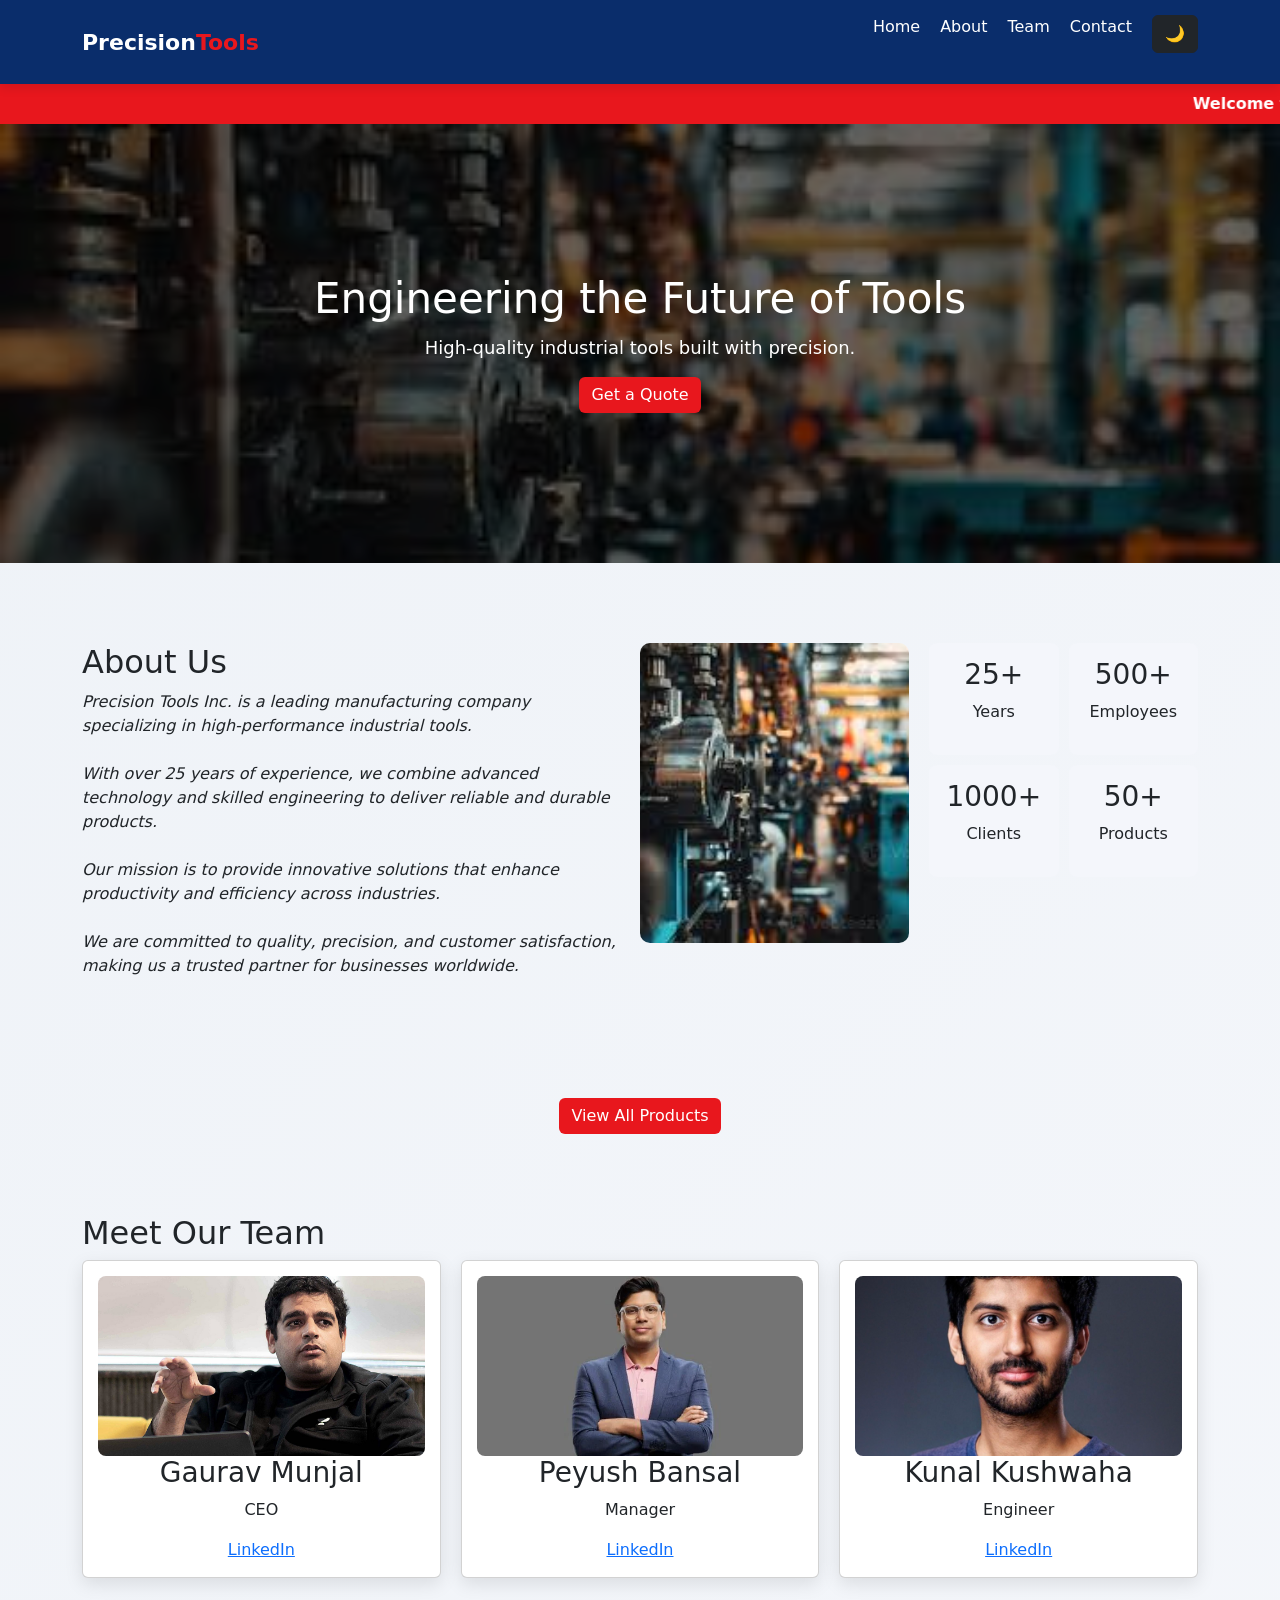
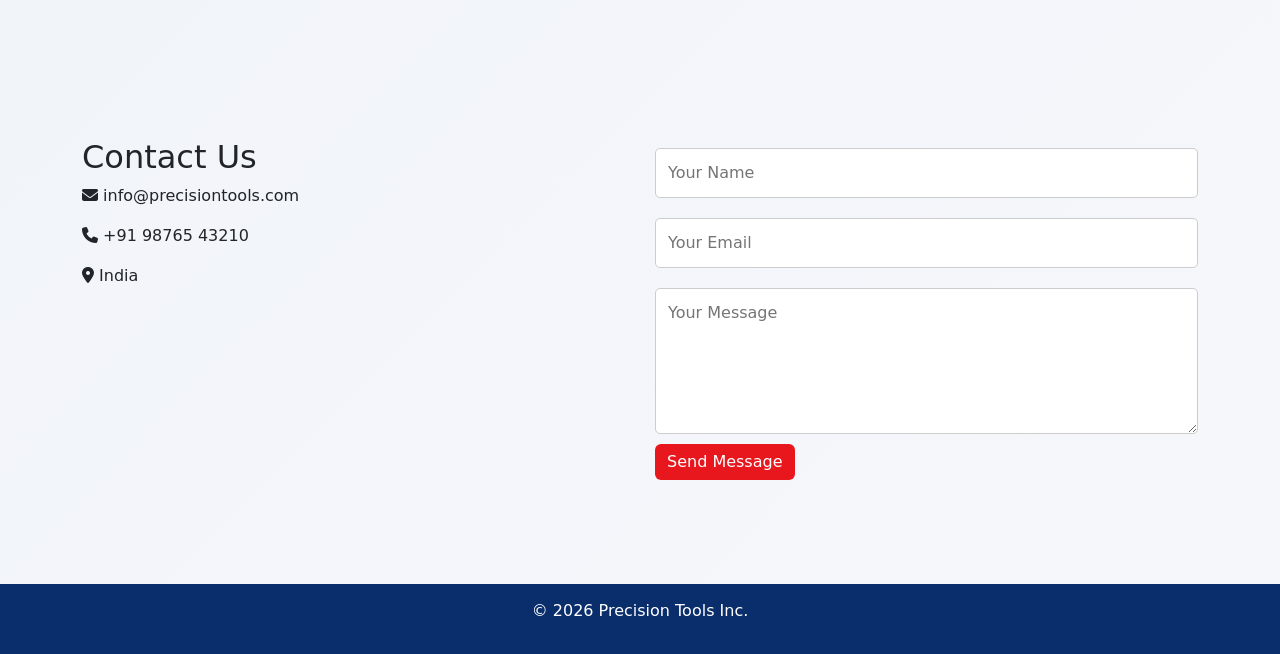
<file: index.html>
<html>
<head>
  <title>Precision Tools Inc.</title>

  <link rel="stylesheet" href="style.css">
  <link href="https://cdn.jsdelivr.net/npm/bootstrap@5.3.0/dist/css/bootstrap.min.css" rel="stylesheet">
  <link rel="stylesheet" href="https://cdnjs.cloudflare.com/ajax/libs/font-awesome/6.5.0/css/all.min.css"> 
</head>

<body>

<header class="header">
  <div class="container nav-container">
    <div class="logo">Precision<span>Tools</span></div>
    <nav>
      <ul class="nav-links">
        <li><a href="#home">Home</a></li>
        <li><a href="#about">About</a></li>
        <li><a href="#team">Team</a></li>
        <li><a href="#contact">Contact</a></li>
      <button onclick="toggleDark()" class="btn btn-dark">🌙</button>
      </ul>
    </nav>
  </div>
</header>

<main>

<marquee>Welcome to Precision Tools Inc. | High Quality Manufacturing | Trusted by 1000+ Clients</marquee>

<section class="hero" id="home">
  <div class="container hero-content">
    <h1>Engineering the Future of Tools</h1>
    <p>High-quality industrial tools built with precision.</p>
    <a href="quote.html" target="_blank" class="btn custom-btn">
  Get a Quote
</a>
  </div>
</section>

<section class="about" id="about">
  <div class="container about-grid">

    <div class="about-text">
      <h2>About Us</h2>
      <p>
       <i>Precision Tools Inc. is a leading manufacturing company specializing in high-performance industrial tools.<br><br></i>

        <i>With over 25 years of experience, we combine advanced technology and skilled engineering to deliver reliable and durable products.<br><br></i>

       <i>Our mission is to provide innovative solutions that enhance productivity and efficiency across industries.<br><br></i>

        <i>We are committed to quality, precision, and customer satisfaction, making us a trusted partner for businesses worldwide.</i>
      </p>
    </div>

    <div class="about-image">
      <img src="images/img1.jpg" alt="Factory">
    </div>

    <div class="about-stats">
      <div class="stat-card"><h3>25+</h3><p>Years</p></div>
      <div class="stat-card"><h3>500+</h3><p>Employees</p></div>
      <div class="stat-card"><h3>1000+</h3><p>Clients</p></div>
      <div class="stat-card"><h3>50+</h3><p>Products</p></div>
    </div>

  </div>
</section>
  <div class="text-center mt-4">
  <a href="product.html" class="btn custom-btn">View All Products</a>
</div>

<section class="team" id="team">
  <div class="container">
    <h2>Meet Our Team</h2>

    <div class="cards-grid">
      <div class="card">
        <img src="images/iimg1.jpg" alt="image">
        <h3>Gaurav Munjal</h3>
        <p>CEO</p>
        <a href="https://www.linkedin.com/in/gauravmunjal/" target="_blank">LinkedIn</a>
      </div>

      <div class="card">
        <img src="images/iimg2.webp" alt="image">
        <h3>Peyush Bansal</h3>
        <p>Manager</p>
        <a href="https://www.linkedin.com/in/peyushbansal/" target="_blank">LinkedIn</a>
      </div>

      <div class="card">
        <img src="images/iimg3.jpg" alt="images">
        <h3>Kunal Kushwaha</h3>
        <p>Engineer</p>
        <a href="https://www.linkedin.com/in/kunal-kushwaha/" target="_blank">LinkedIn</a>
      </div>
    </div>
  </div>
</section>

<section class="contact" id="contact">
  <div class="container contact-grid">

    <div class="contact-info">
      <h2>Contact Us</h2>

      <p><i class="fas fa-envelope"></i> info@precisiontools.com</p>
      <p><i class="fas fa-phone"></i> +91 98765 43210</p>
      <p><i class="fas fa-map-marker-alt"></i> India</p>

      <iframe 
        src="https://maps.google.com/maps?q=Delhi&z=13&output=embed"
        width="350" height="200">
      </iframe>
    </div>

    <form class="contact-form" onsubmit="handleSubmit(event)">
      <input type="text" placeholder="Your Name" required>
      <input type="email" placeholder="Your Email" required>
      <textarea rows="5" placeholder="Your Message" required></textarea>
      <button class="btn custom-btn" type="submit">Send Message</button>
    </form>

  </div>
</section>

</main>

<footer class="footer">
  <p>© 2026 Precision Tools Inc.</p>
</footer>
  <div class="toast align-items-center text-bg-success border-0 position-fixed bottom-0 end-0 p-3" id="liveToast">
  <div class="d-flex">
    <div class="toast-body">
      ✅ Message sent successfully!
    </div>
    <button type="button" class="btn-close btn-close-white me-2 m-auto" data-bs-dismiss="toast"></button>
  </div>
</div>

  <div class="modal fade" id="imgModal">
  <div class="modal-dialog modal-dialog-centered">
    <div class="modal-content">
      <img id="modalImg" style="width:100%">
    </div>
  </div>
</div>
<script src = "script.js" ></script>
   <script src="https://cdn.jsdelivr.net/npm/bootstrap@5.3.0/dist/js/bootstrap.bundle.min.js"></script>
</body>
</html>
</file>
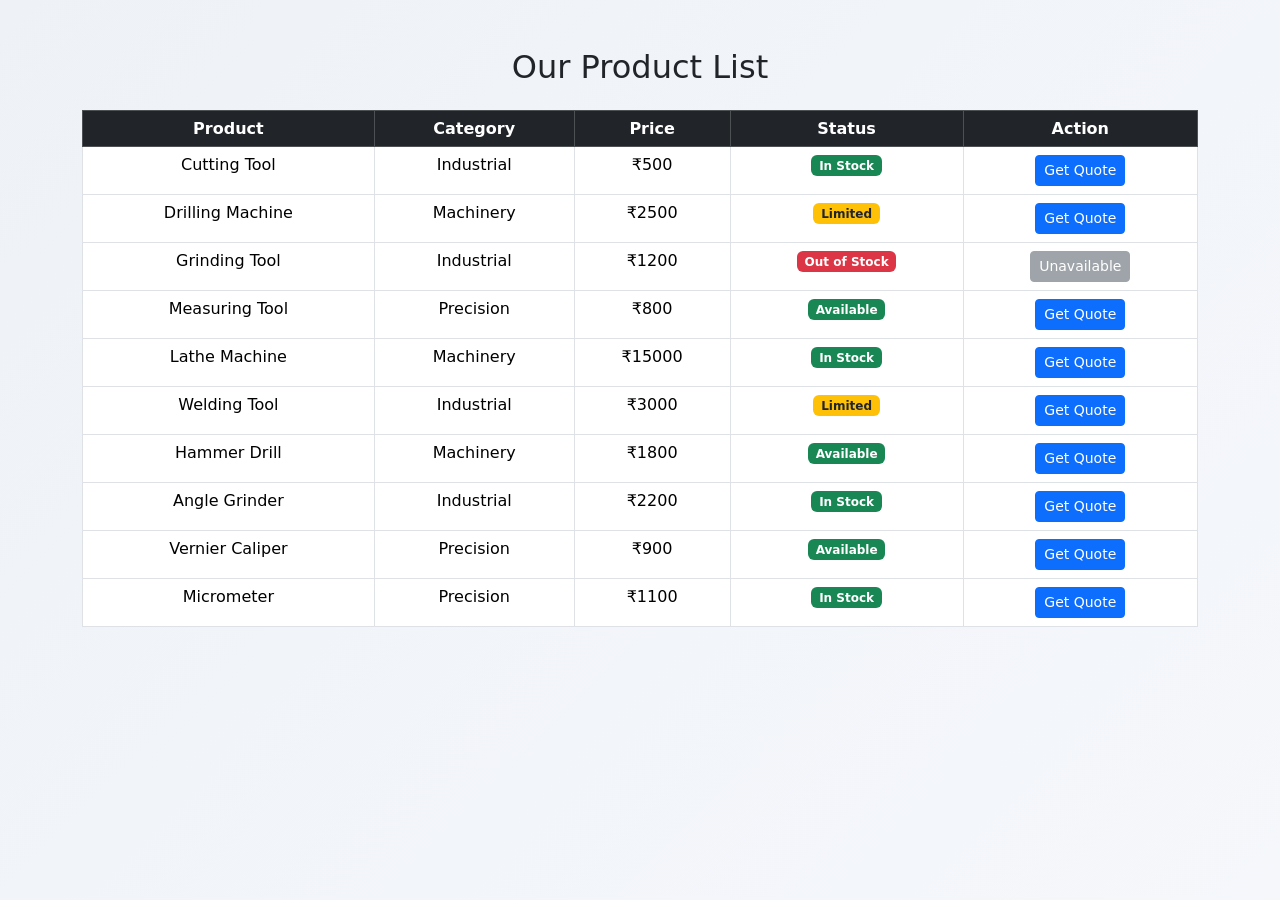
<file: product.html>
<html>
<head>
  <title>Products - Precision Tools</title>
  <link rel="stylesheet" href="style.css">
  <link href="https://cdn.jsdelivr.net/npm/bootstrap@5.3.0/dist/css/bootstrap.min.css" rel="stylesheet">
</head>

<body>

<div class="container mt-5">
  <h2 class="text-center mb-4">Our Product List</h2>

  <div class="table-responsive">
    <table class="table table-bordered table-hover text-center">

      <thead class="table-dark">
        <tr>
          <th>Product</th>
          <th>Category</th>
          <th>Price</th>
          <th>Status</th>
          <th>Action</th>
        </tr>
      </thead>

      <tbody>

        <tr>
          <td>Cutting Tool</td>
          <td>Industrial</td>
          <td>₹500</td>
          <td><span class="badge bg-success">In Stock</span></td>
          <td><a href="quote.html" class="btn btn-sm btn-primary">Get Quote</a></td>
        </tr>

        <tr>
          <td>Drilling Machine</td>
          <td>Machinery</td>
          <td>₹2500</td>
          <td><span class="badge bg-warning text-dark">Limited</span></td>
          <td><a href="quote.html" class="btn btn-sm btn-primary">Get Quote</a></td>
        </tr>

        <tr>
          <td>Grinding Tool</td>
          <td>Industrial</td>
          <td>₹1200</td>
          <td><span class="badge bg-danger">Out of Stock</span></td>
          <td><button class="btn btn-sm btn-secondary" disabled>Unavailable</button></td>
        </tr>

        <tr>
          <td>Measuring Tool</td>
          <td>Precision</td>
          <td>₹800</td>
          <td><span class="badge bg-success">Available</span></td>
          <td><a href="quote.html" class="btn btn-sm btn-primary">Get Quote</a></td>
        </tr>

        <tr>
          <td>Lathe Machine</td>
          <td>Machinery</td>
          <td>₹15000</td>
          <td><span class="badge bg-success">In Stock</span></td>
          <td><a href="quote.html" class="btn btn-sm btn-primary">Get Quote</a></td>
        </tr>

        <tr>
          <td>Welding Tool</td>
          <td>Industrial</td>
          <td>₹3000</td>
          <td><span class="badge bg-warning text-dark">Limited</span></td>
          <td><a href="quote.html" class="btn btn-sm btn-primary">Get Quote</a></td>
        </tr>

        <tr>
          <td>Hammer Drill</td>
          <td>Machinery</td>
          <td>₹1800</td>
          <td><span class="badge bg-success">Available</span></td>
          <td><a href="quote.html" class="btn btn-sm btn-primary">Get Quote</a></td>
        </tr>

        <tr>
          <td>Angle Grinder</td>
          <td>Industrial</td>
          <td>₹2200</td>
          <td><span class="badge bg-success">In Stock</span></td>
          <td><a href="quote.html" class="btn btn-sm btn-primary">Get Quote</a></td>
        </tr>

        <tr>
          <td>Vernier Caliper</td>
          <td>Precision</td>
          <td>₹900</td>
          <td><span class="badge bg-success">Available</span></td>
          <td><a href="quote.html" class="btn btn-sm btn-primary">Get Quote</a></td>
        </tr>

        <tr>
          <td>Micrometer</td>
          <td>Precision</td>
          <td>₹1100</td>
          <td><span class="badge bg-success">In Stock</span></td>
          <td><a href="quote.html" class="btn btn-sm btn-primary">Get Quote</a></td>
        </tr>

      </tbody>

    </table>
  </div>
</div>

</body>
</html>
</file>
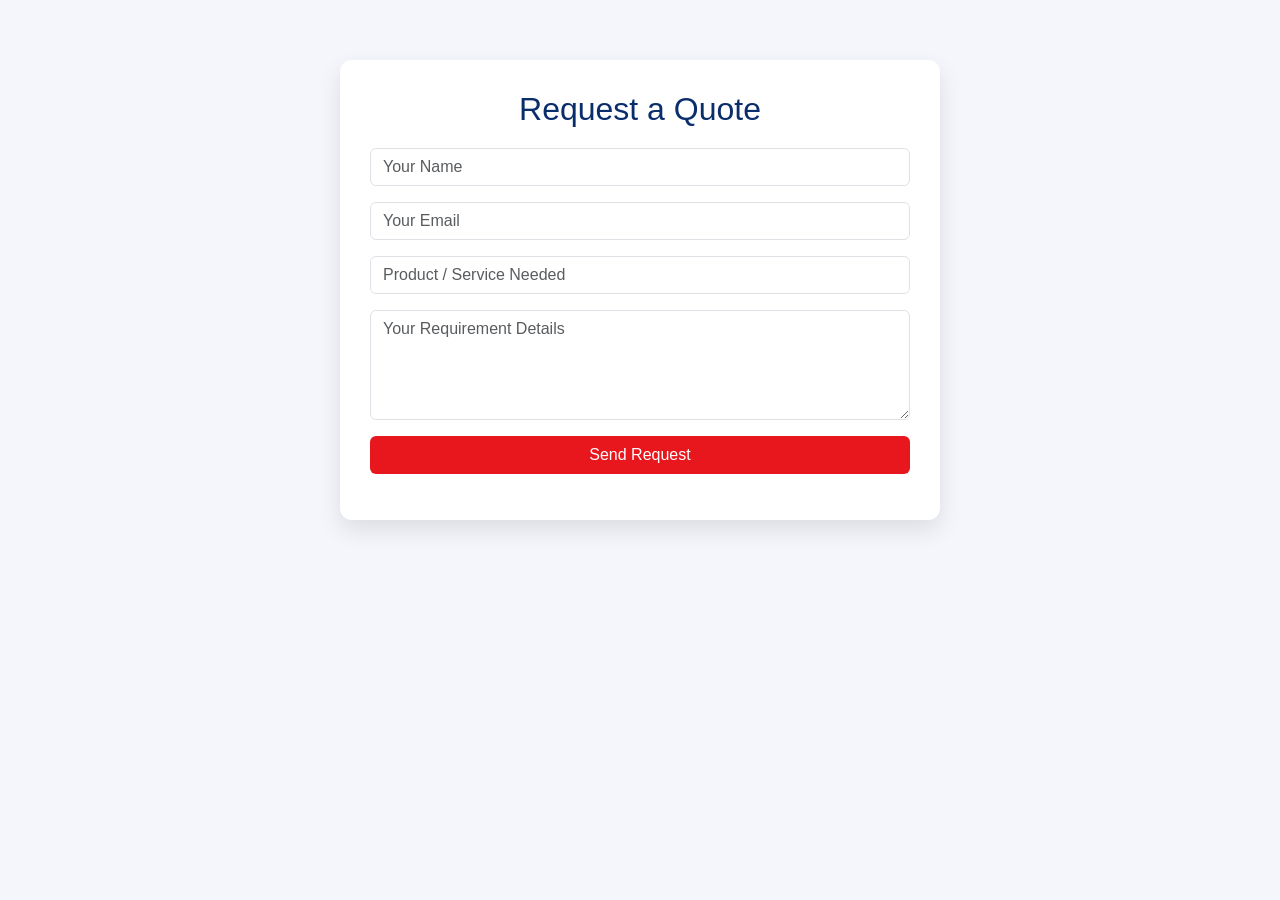
<file: quote.html>
<html>
<head>
<title>Get a Quote - Precision Tools</title>
<link href="https://cdn.jsdelivr.net/npm/bootstrap@5.3.0/dist/css/bootstrap.min.css" rel="stylesheet">
<style>
body{
  background:#f4f6fb;
  font-family:Arial;
}

.container{
  max-width:600px;
  margin-top:60px;
  background:white;
  padding:30px;
  border-radius:12px;
  box-shadow:0 10px 25px rgba(0,0,0,0.1);
}

h2{
  text-align:center;
  margin-bottom:20px;
  color:#0a2d6b;
}

.btn-custom{
  background:#e8171d;
  color:white;
  width:100%;
}

.btn-custom:hover{
  background:#c91418;
}
</style>

</head>
<body>

<div class="container">

<h2>Request a Quote</h2>

<form onsubmit="showToast(event)">
  <input type="text" class="form-control mb-3" placeholder="Your Name" required>

  <input type="email" class="form-control mb-3" placeholder="Your Email" required>

  <input type="text" class="form-control mb-3" placeholder="Product / Service Needed" required>

  <textarea class="form-control mb-3" rows="4" placeholder="Your Requirement Details" required></textarea>

  <button class="btn btn-custom" type="submit">Send Request</button>
</form>

</div>

<!-- Toast -->
<div class="toast position-fixed bottom-0 end-0 m-3 text-bg-success" id="toast">
  <div class="d-flex">
    <div class="toast-body">
      ✅ Quote request sent successfully!
    </div>
  </div>
</div>

<script>
function showToast(e){
  e.preventDefault();

  let toast = new bootstrap.Toast(document.getElementById('toast'));
  toast.show();
}
</script>

<script src="https://cdn.jsdelivr.net/npm/bootstrap@5.3.0/dist/js/bootstrap.bundle.min.js"></script>

</body>
</html>
</file>
<file: style.css>
:root {
  --blue:#0a2d6b;
  --accent:#e8171d;
  --light:#f4f6fb;
  --text:#333;
}


*{
  margin:0;
  padding:0;
  box-sizing:border-box;
  scroll-behavior:smooth;
  transition:all 0.3s ease;
}

body{
  font-family:Arial;
  color:var(--text);
  background:linear-gradient(135deg,#eef2f7,#f5f7fb);
}


.container{
  width:90%;
  max-width:1200px;
  margin:auto;
}


section{
  padding:80px 0;
}

.header{
  background:var(--blue);
  position:sticky;
  top:0;
  z-index:1000;
  box-shadow:0 4px 10px rgba(0,0,0,0.1);
}

.nav-container{
  display:flex;
  justify-content:space-between;
  align-items:center;
  padding:15px 0;
}

.logo{
  color:white;
  font-size:22px;
  font-weight:bold;
}

.logo span{
  color:var(--accent);
}

.nav-links{
  display:flex;
  gap:20px;
  list-style:none;
}

.nav-links a{
  color:white;
  text-decoration:none;
  position:relative;
}

.nav-links a::after{
  content:"";
  position:absolute;
  left:0;
  bottom:-5px;
  width:0%;
  height:2px;
  background:var(--accent);
  transition:0.3s;
}

.nav-links a:hover::after{
  width:100%;
}


marquee{
  background:var(--accent);
  color:white;
  padding:8px;
  font-weight:bold;
}


.hero{
  background:linear-gradient(rgba(0,0,0,0.6),rgba(0,0,0,0.6)),url("images/img1.jpg");
  background-size:cover;
  color:white;
  text-align:center;
  padding:150px 20px;
}

.hero h1{
  font-size:42px;
  animation:fadeDown 1s ease;
}

.hero p{
  font-size:18px;
  margin-top:10px;
  animation:fadeUp 1s ease;
}


.btn{
  background:var(--accent);
  color:white;
  padding:10px 20px;
  border:none;
  border-radius:5px;
  display:inline-block;
  cursor:pointer;
  transition:0.3s;
}

.btn:hover{
  transform:scale(1.07);
  box-shadow:0 5px 15px rgba(0,0,0,0.3);
}


.about-grid{
  display:flex;
  gap:20px;
  align-items:flex-start;
  flex-wrap:nowrap;
}

.about-text{
  flex:2;
}

.about-image{
  flex:1;
}

.about-image img{
  width:100%;
  height:300px;
  object-fit:cover;
  border-radius:10px;
  transition:0.4s;
}

.about-image img:hover{
  transform:scale(1.05);
  box-shadow:0 10px 25px rgba(0,0,0,0.2);
}


.about-stats{
  flex:1;
  display:grid;
  grid-template-columns:repeat(2,1fr);
  gap:10px;
}

.stat-card{
  background:var(--light);
  padding:15px;
  text-align:center;
  border-radius:8px;
  transition:0.3s;
}

.stat-card:hover{
  background:var(--blue);
  color:white;
  transform:translateY(-5px) scale(1.05);
  box-shadow:0 10px 20px rgba(0,0,0,0.15);
}


.cards-grid{
  display:grid;
  grid-template-columns:repeat(auto-fit,minmax(250px,1fr));
  gap:20px;
}

.card{
  background:white;
  padding:15px;
  text-align:center;
  border-radius:12px;
  overflow:hidden;
  box-shadow:0 6px 18px rgba(0,0,0,0.1);
  transition:0.3s;
}

.card img{
  height:180px;
  width:100%;
  object-fit:cover;
  border-radius:8px;
  transition:0.4s;
}

.card:hover{
  transform:translateY(-10px) scale(1.03);
}

.card:hover img{
  transform:scale(1.1);
}


.contact-grid{
  display:grid;
  grid-template-columns:1fr 1fr;
  gap:30px;
}

.contact-form input,
.contact-form textarea{
  width:100%;
  padding:12px;
  margin:10px 0;
  border:1px solid #ccc;
  border-radius:5px;
  transition:0.3s;
}

.contact-form input:focus,
.contact-form textarea:focus{
  border:1px solid var(--accent);
  outline:none;
  box-shadow:0 0 8px rgba(232,23,29,0.2);
}


.footer{
  background:var(--blue);
  color:white;
  text-align:center;
  padding:15px;
}
#modalImg {
  border-radius: 10px;
}
.dark-mode {
  background:#121212;
  color:white;
}

.dark-mode .header {
  background:#000;
}

.dark-mode .card,
.dark-mode .stat-card {
  background:#1e1e1e;
  color:white;
}

.dark-mode .footer {
  background:#000;
}

.custom-btn {
  background-color: #e8171d !important;
  color: white !important;
  border: none !important;
}

.custom-btn:hover {
  background-color: #c91418 !important;
}

@keyframes fadeDown{
  from{opacity:0; transform:translateY(-20px);}
  to{opacity:1; transform:translateY(0);}
}

@keyframes fadeUp{
  from{opacity:0; transform:translateY(20px);}
  to{opacity:1; transform:translateY(0);}
}
  .toast {
  animation: slideIn 0.5s ease;
  border-radius: 12px;
  box-shadow: 0 10px 25px rgba(0,0,0,0.2);
}
@keyframes slideIn {
  from {
    transform: translateX(100%);
    opacity: 0;
  }
  to {
    transform: translateX(0);
    opacity: 1;
  }
}

@media(max-width:768px){
  .about-grid{
    flex-direction:column;
  }
  .contact-grid{
    grid-template-columns:1fr;
  }

  .hero h1{
    font-size:28px;
  }
}
</file>
